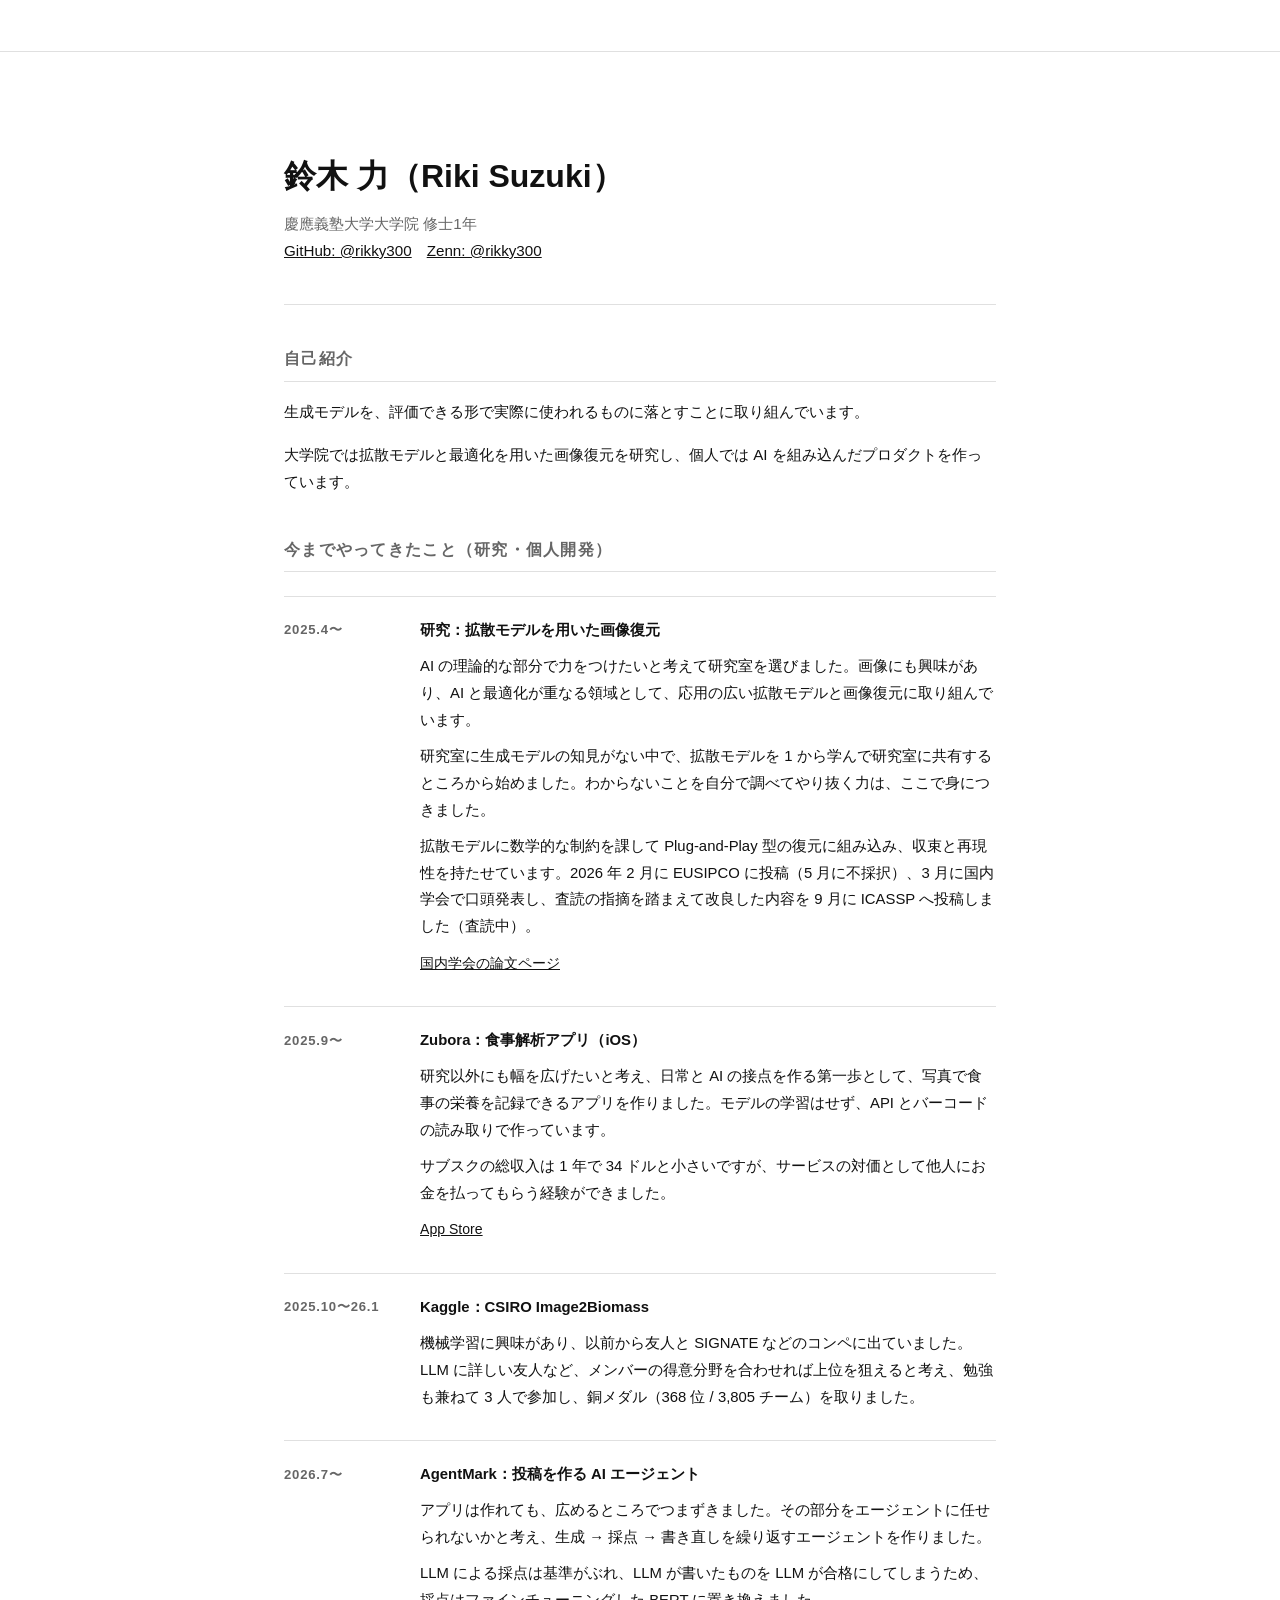
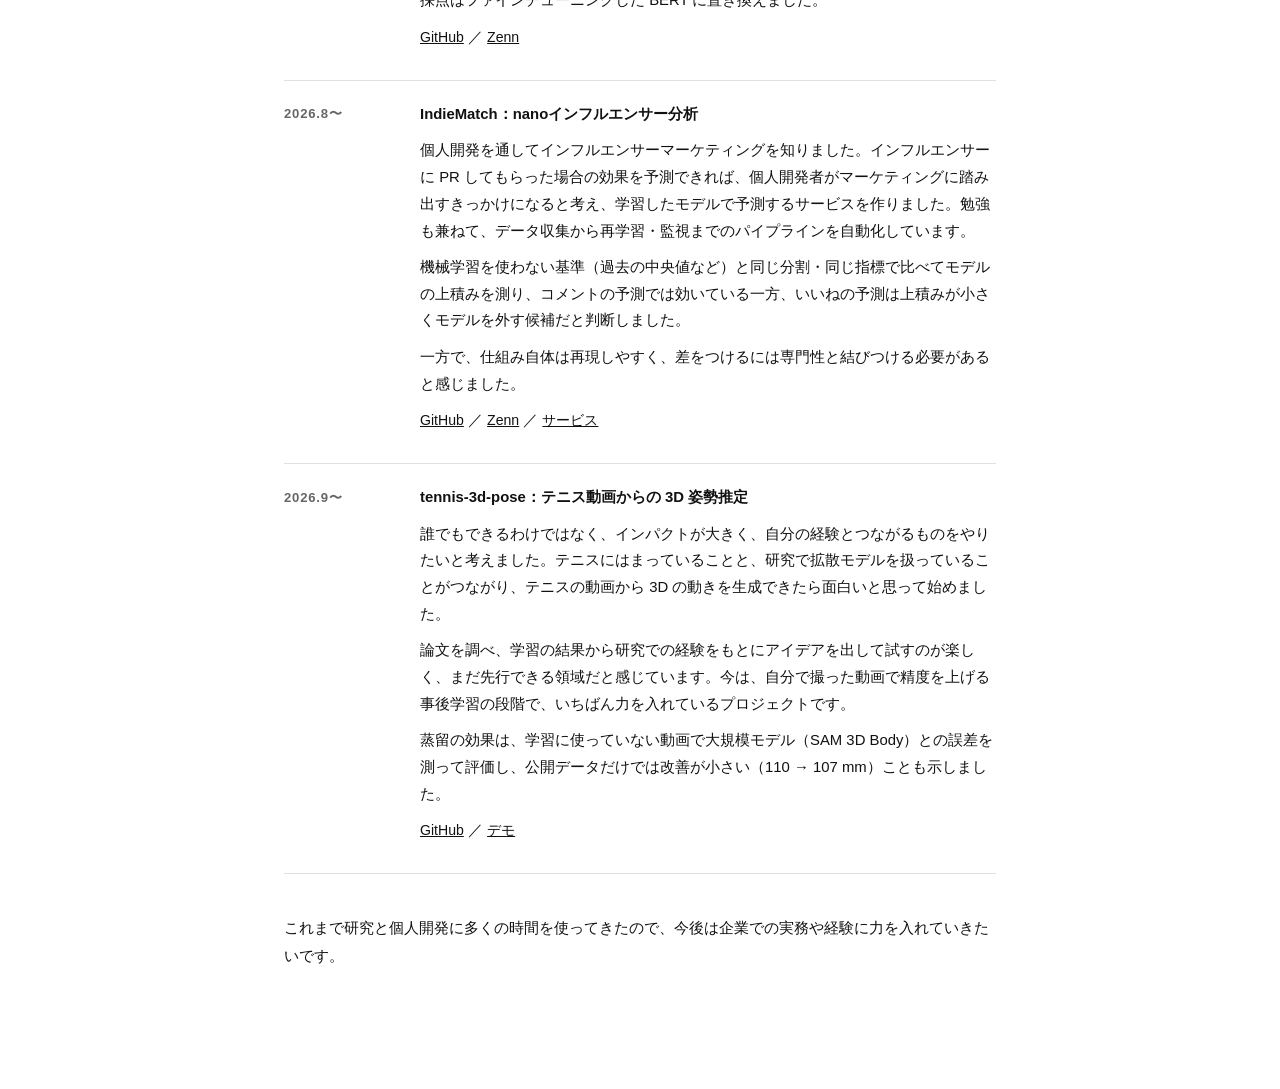
<file: index.html>
<!DOCTYPE html>
<html lang="ja">
<head>
  <meta charset="UTF-8">
  <meta name="viewport" content="width=device-width, initial-scale=1.0">
  <title>Portfolio — Riki Suzuki</title>
  <link rel="stylesheet" href="style.css">
</head>
<body>
<nav>
  <ul>
    <!-- <li><a href="research.html">研究</a></li> -->
    <!-- <li><a href="apps.html">個人開発・コンペ</a></li> -->
    <!-- <li><a href="business.html">事業</a></li> -->
    <!-- <li><a href="career.html">キャリア</a></li> -->
  </ul>
</nav>

<main>
  <div class="hero">
    <h1>鈴木 力（Riki Suzuki）</h1>
    <p class="subtitle">慶應義塾大学大学院 修士1年</p>
    <p class="subtitle"><a href="https://github.com/rikky300" target="_blank" rel="noopener">GitHub: @rikky300</a>　<a href="https://zenn.dev/rikky300" target="_blank" rel="noopener">Zenn: @rikky300</a></p>
  </div>

  <section>
    <h2>自己紹介</h2>
    <div class="prose">
      <p>生成モデルを、評価できる形で実際に使われるものに落とすことに取り組んでいます。</p>
      <p>大学院では拡散モデルと最適化を用いた画像復元を研究し、個人では AI を組み込んだプロダクトを作っています。</p>
    </div>
  </section>

  <section>
    <h2>今までやってきたこと（研究・個人開発）</h2>
    <div class="activity-list">
      <div class="activity-item">
        <div class="activity-meta">2025.4〜</div>
        <div class="activity-body">
          <p><strong>研究：拡散モデルを用いた画像復元</strong></p>
          <p>AI の理論的な部分で力をつけたいと考えて研究室を選びました。画像にも興味があり、AI と最適化が重なる領域として、応用の広い拡散モデルと画像復元に取り組んでいます。</p>
          <p>研究室に生成モデルの知見がない中で、拡散モデルを 1 から学んで研究室に共有するところから始めました。わからないことを自分で調べてやり抜く力は、ここで身につきました。</p>
          <p>拡散モデルに数学的な制約を課して Plug-and-Play 型の復元に組み込み、収束と再現性を持たせています。2026 年 2 月に EUSIPCO に投稿（5 月に不採択）、3 月に国内学会で口頭発表し、査読の指摘を踏まえて改良した内容を 9 月に ICASSP へ投稿しました（査読中）。</p>
          <p><a href="https://ken.ieice.org/ken/paper/202603049cTq/" target="_blank" rel="noopener">国内学会の論文ページ</a></p>
        </div>
      </div>
      <div class="activity-item">
        <div class="activity-meta">2025.9〜</div>
        <div class="activity-body">
          <p><strong>Zubora：食事解析アプリ（iOS）</strong></p>
          <p>研究以外にも幅を広げたいと考え、日常と AI の接点を作る第一歩として、写真で食事の栄養を記録できるアプリを作りました。モデルの学習はせず、API とバーコードの読み取りで作っています。</p>
          <p>サブスクの総収入は 1 年で 34 ドルと小さいですが、サービスの対価として他人にお金を払ってもらう経験ができました。</p>
          <p><a href="https://apps.apple.com/jp/app/zubora-%E5%86%99%E7%9C%9F%E3%81%A7%E9%A3%9F%E4%BA%8B%E3%81%AE%E6%A0%84%E9%A4%8A-%E3%82%AB%E3%83%AD%E3%83%AA%E3%83%BC%E8%A7%A3%E6%9E%90-%E3%82%B3%E3%83%B3%E3%83%93%E3%83%8B%E9%A3%AF%E6%8F%90%E6%A1%88/id6763511988" target="_blank" rel="noopener">App Store</a></p>
        </div>
      </div>
      <div class="activity-item">
        <div class="activity-meta">2025.10〜26.1</div>
        <div class="activity-body">
          <p><strong>Kaggle：CSIRO Image2Biomass</strong></p>
          <p>機械学習に興味があり、以前から友人と SIGNATE などのコンペに出ていました。LLM に詳しい友人など、メンバーの得意分野を合わせれば上位を狙えると考え、勉強も兼ねて 3 人で参加し、銅メダル（368 位 / 3,805 チーム）を取りました。</p>
          
        </div>
      </div>
      <div class="activity-item">
        <div class="activity-meta">2026.7〜</div>
        <div class="activity-body">
          <p><strong>AgentMark：投稿を作る AI エージェント</strong></p>
          <p>アプリは作れても、広めるところでつまずきました。その部分をエージェントに任せられないかと考え、生成 → 採点 → 書き直しを繰り返すエージェントを作りました。</p>
          <p>LLM による採点は基準がぶれ、LLM が書いたものを LLM が合格にしてしまうため、採点はファインチューニングした BERT に置き換えました。</p>
          <p><a href="https://github.com/rikky300/marketing_agent" target="_blank" rel="noopener">GitHub</a> ／ <a href="https://zenn.dev/rikky300/articles/99bae2e436dffd" target="_blank" rel="noopener">Zenn</a></p>
        </div>
      </div>
      <div class="activity-item">
        <div class="activity-meta">2026.8〜</div>
        <div class="activity-body">
          <p><strong>IndieMatch：nanoインフルエンサー分析</strong></p>
          <p>個人開発を通してインフルエンサーマーケティングを知りました。インフルエンサーに PR してもらった場合の効果を予測できれば、個人開発者がマーケティングに踏み出すきっかけになると考え、学習したモデルで予測するサービスを作りました。勉強も兼ねて、データ収集から再学習・監視までのパイプラインを自動化しています。</p>
          <p>機械学習を使わない基準（過去の中央値など）と同じ分割・同じ指標で比べてモデルの上積みを測り、コメントの予測では効いている一方、いいねの予測は上積みが小さくモデルを外す候補だと判断しました。</p>
          <p>一方で、仕組み自体は再現しやすく、差をつけるには専門性と結びつける必要があると感じました。</p>
          <p><a href="https://github.com/rikky300/indiematch" target="_blank" rel="noopener">GitHub</a> ／ <a href="https://zenn.dev/rikky300/articles/feeec089571c01" target="_blank" rel="noopener">Zenn</a> ／ <a href="https://indie-matching-v2-azure.vercel.app" target="_blank" rel="noopener">サービス</a></p>
        </div>
      </div>
      <div class="activity-item">
        <div class="activity-meta">2026.9〜</div>
        <div class="activity-body">
          <p><strong>tennis-3d-pose：テニス動画からの 3D 姿勢推定</strong></p>
          <p>誰でもできるわけではなく、インパクトが大きく、自分の経験とつながるものをやりたいと考えました。テニスにはまっていることと、研究で拡散モデルを扱っていることがつながり、テニスの動画から 3D の動きを生成できたら面白いと思って始めました。</p>
          <p>論文を調べ、学習の結果から研究での経験をもとにアイデアを出して試すのが楽しく、まだ先行できる領域だと感じています。今は、自分で撮った動画で精度を上げる事後学習の段階で、いちばん力を入れているプロジェクトです。</p>
          <p>蒸留の効果は、学習に使っていない動画で大規模モデル（SAM 3D Body）との誤差を測って評価し、公開データだけでは改善が小さい（110 → 107 mm）ことも示しました。</p>
          <p><a href="https://github.com/rikky300/tennis-3d-pose" target="_blank" rel="noopener">GitHub</a> ／ <a href="https://tennis-3d-pose-308871972947.asia-northeast1.run.app" target="_blank" rel="noopener">デモ</a></p>
        </div>
      </div>
    </div>
  </section>

  <section>
    <div class="prose">
      <p>これまで研究と個人開発に多くの時間を使ってきたので、今後は企業での実務や経験に力を入れていきたいです。</p>
    </div>
  </section>


  <!-- 以前のトップページ（非表示）

  <div class="hero">
    <h1>鈴木 力（Riki Suzuki）</h1>
    <p class="subtitle">慶應義塾大学大学院 修士1年</p>
    <p class="subtitle"><a href="https://github.com/rikky300" target="_blank" rel="noopener">GitHub: @rikky300</a></p>
    <p class="subtitle"><a href="https://zenn.dev/rikky300" target="_blank" rel="noopener">Zenn: @rikky300</a></p>
  </div>

  <section>
    <h2>自己紹介</h2>
    <div class="prose">
      <p>慶應義塾大学大学院修士1年。</p>
      <p>拡散モデルと最適化を用いた画像復元の研究をしています。</p>
      <p>個人では単純なAPIを組み込む食事解析アプリの開発から始めてMarketing Agent（ワークフロー）、nanoインフルエンサー（フォロワーが1,000〜20,000人）のPRシミュレーションの開発を進めていて、AIを組み込んだプロダクトの改善・監視ループの実装と、実際に価値を見出す流れをこなせるようになりたいです。AIコーディングツールによって、AIを組み込むことや作ることは簡単になってきているので、組み込んだ先の管理やビジネス的価値を出すところまでできるようになりたいです。</p>
      <p>スポーツが好きで、スポーツ全般の観戦（オンライン）と、サッカー・テニス・野球を定期的に友人とやっている。</p>
      [非表示: <p>大学院では、給付の奨学金をいただくことができたので、学びにフォーカスできることが嬉しい。親にも学費をかけさせないので、気持ち的にも良い。</p> ]
    </div>

    [非表示: 学歴・職歴・資格（非表示）
    <div class="profile-grid">
      <div>
        <h3>学歴</h3>
        <ul class="list">
          <li>2022年3月 帝京大学高等学校 卒業</li>
          <li>2022年4月 慶應義塾大学 入学</li>
          <li>2026年3月 慶應義塾大学 卒業</li>
          <li>2026年4月 慶應義塾大学大学院 入学</li>
        </ul>
      </div>
      <div>
        <h3>職歴</h3>
        <ul class="list">
          <li>2022年4月〜2026年3月　市進教育グループ個太郎塾 講師</li>
          <li>2023年12月〜2024年9月　マネーフォワードケッサイ株式会社 請求代行審査部</li>
        </ul>
      </div>
      <div>
        <h3>資格</h3>
        <ul class="list">
          <li>2023年9月　普通自動車免許</li>
          <li>2024年12月　画像処理エンジニア検定エキスパート</li>
        </ul>
      </div>
    </div>
    ]
  </section>

  [非表示:
  <section>
    <h2>やってきたこと</h2>
    <div class="prose">
      <p>研究・アプリ開発・事業立ち上げと、複数のことを並行して進めてきた。共通しているのは、理論や知識を実際に動くものに落とし込むことへの関心で、手を動かしながら学ぶスタイルが自分に合っていると感じている。</p>
    </div>

    <div class="activity-list">
      <div class="activity-item">
        <div class="activity-meta">研究</div>
        <div class="activity-body">
          <p>機械学習・拡散モデルの理論を学び、画像復元への応用研究に取り組んでいる。国内学会での口頭発表、国際学会（EUSIPCO）への投稿も経験した。</p>
          <a href="research.html">研究・学習と学会発表について</a>
        </div>
      </div>

      <div class="activity-item">
        <div class="activity-meta">インターン</div>
        <div class="activity-body">
          <p>マネーフォワードケッサイにて、BtoB取引の企業間与信審査を担当。ベンチャーの、常に改善していく様子に惹かれた。</p>
        </div>
      </div>

      <div class="activity-item">
        <div class="activity-meta">個人開発・コンペ</div>
        <div class="activity-body">
          <p>ナノインフルエンサーPRシミュレーション、Marketing Agent、スマホ依存対策アプリ「Snobreath」、食事解析アプリ「Zubora」を開発・公開。Kaggle 等のデータ分析コンペにも参加している。</p>
          <a href="apps.html">個人開発・コンペについて</a>
        </div>
      </div>

      <div class="activity-item">
        <div class="activity-meta">事業</div>
        <div class="activity-body">
          <p>大学の仲間3人で、小規模インフルエンサーと個人開発者・企業をつなぐマッチング事業を立ち上げ中。まずエージェンシーとして案件をつなぎ、徐々にプラットフォーム化していく方針で進めている。</p>
          <a href="business.html">事業について</a>
        </div>
      </div>
    </div>
  </section>
  ]

  [非表示:
  <section class="page-links-section">
    <h2>Pages</h2>
    <ul class="nav-list">
      <li><a href="research.html"><span>研究・学習</span><span class="desc">機械学習・拡散モデル・画像復元、国内学会口頭発表・EUSIPCO投稿</span></a></li>
      <li><a href="apps.html"><span>個人開発・コンペ</span><span class="desc">ナノインフルエンサーPRシミュレーション・Marketing Agent・Snobreath・Zubora・Kaggle</span></a></li>
      <li><a href="business.html"><span>インフルエンサーマッチング事業</span><span class="desc">事業立ち上げ・チーム開発</span></a></li>
      <li><a href="career.html"><span>キャリア像</span><span class="desc">これまでの経験から描く将来像</span></a></li>
    </ul>
  </section>
  ]
  -->
</main>

<!-- <footer>© 2026 Riki Suzuki</footer> -->
</body>
</html>
</file>
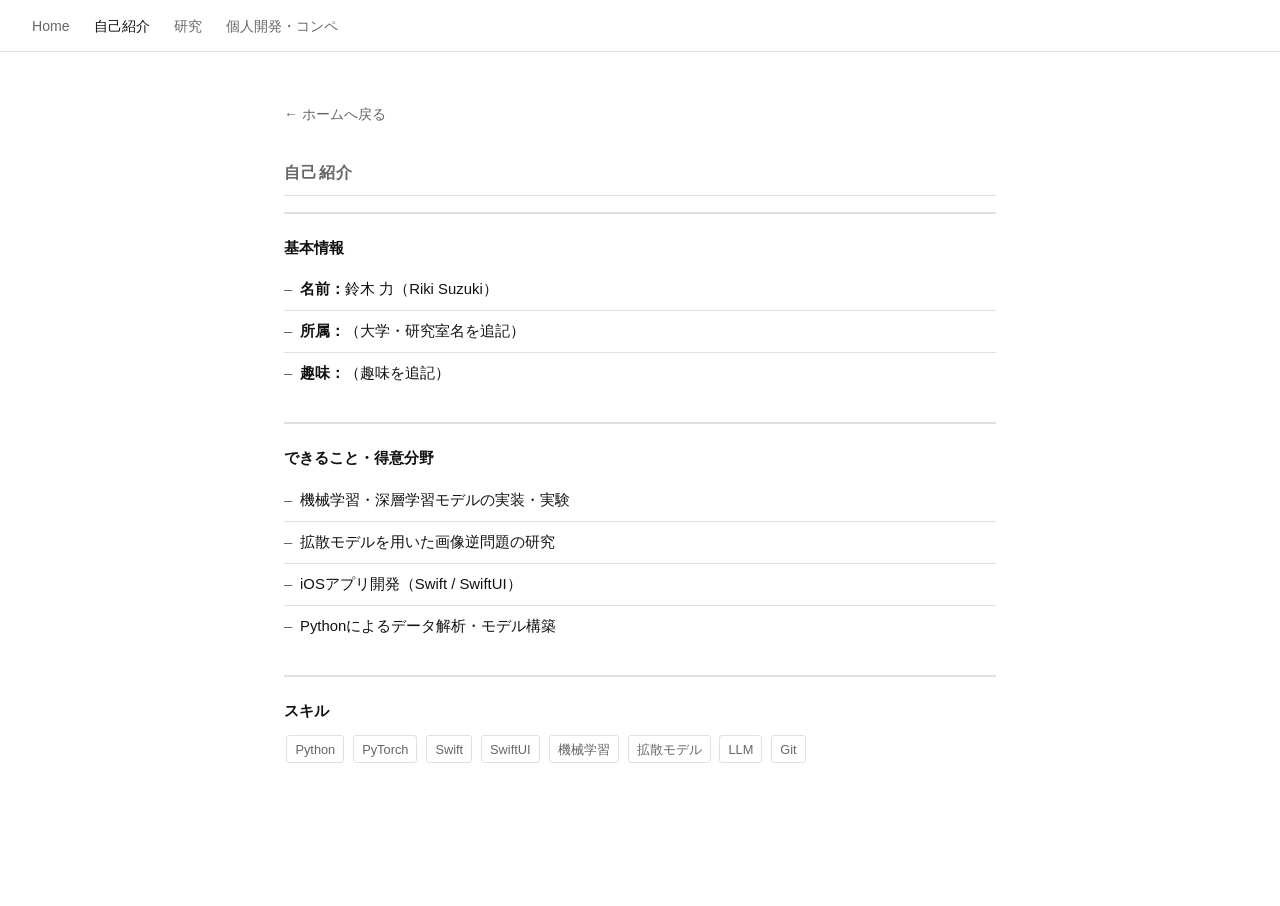
<file: about.html>
<!DOCTYPE html>
<html lang="ja">
<head>
  <meta charset="UTF-8">
  <meta name="viewport" content="width=device-width, initial-scale=1.0">
  <title>自己紹介 | Portfolio</title>
  <link rel="stylesheet" href="style.css">
</head>
<body>
<nav>
  <ul>
    <li><a href="index.html">Home</a></li>
    <li><a href="about.html" class="active">自己紹介</a></li>
    <li><a href="research.html">研究</a></li>
    <li><a href="apps.html">個人開発・コンペ</a></li>
    <!-- <li><a href="business.html">事業</a></li> -->
    <!-- <li><a href="career.html">キャリア</a></li> -->
  </ul>
</nav>

<main>
  <a class="back-link" href="index.html">← ホームへ戻る</a>

  <section>
    <h2>自己紹介</h2>

    <div class="box">
      <h3>基本情報</h3>
      <ul class="list">
        <li><strong>名前：</strong>鈴木 力（Riki Suzuki）</li>
        <li><strong>所属：</strong>（大学・研究室名を追記）</li>
        <li><strong>趣味：</strong>（趣味を追記）</li>
      </ul>
    </div>

    <div class="box">
      <h3>できること・得意分野</h3>
      <ul class="list">
        <li>機械学習・深層学習モデルの実装・実験</li>
        <li>拡散モデルを用いた画像逆問題の研究</li>
        <li>iOSアプリ開発（Swift / SwiftUI）</li>
        <li>Pythonによるデータ解析・モデル構築</li>
      </ul>
    </div>

    <div class="box">
      <h3>スキル</h3>
      <div>
        <span class="tag">Python</span>
        <span class="tag">PyTorch</span>
        <span class="tag">Swift</span>
        <span class="tag">SwiftUI</span>
        <span class="tag">機械学習</span>
        <span class="tag">拡散モデル</span>
        <span class="tag">LLM</span>
        <span class="tag">Git</span>
      </div>
    </div>
  </section>
</main>

<!-- <footer>© 2026 Riki Suzuki</footer> -->
</body>
</html>
</file>
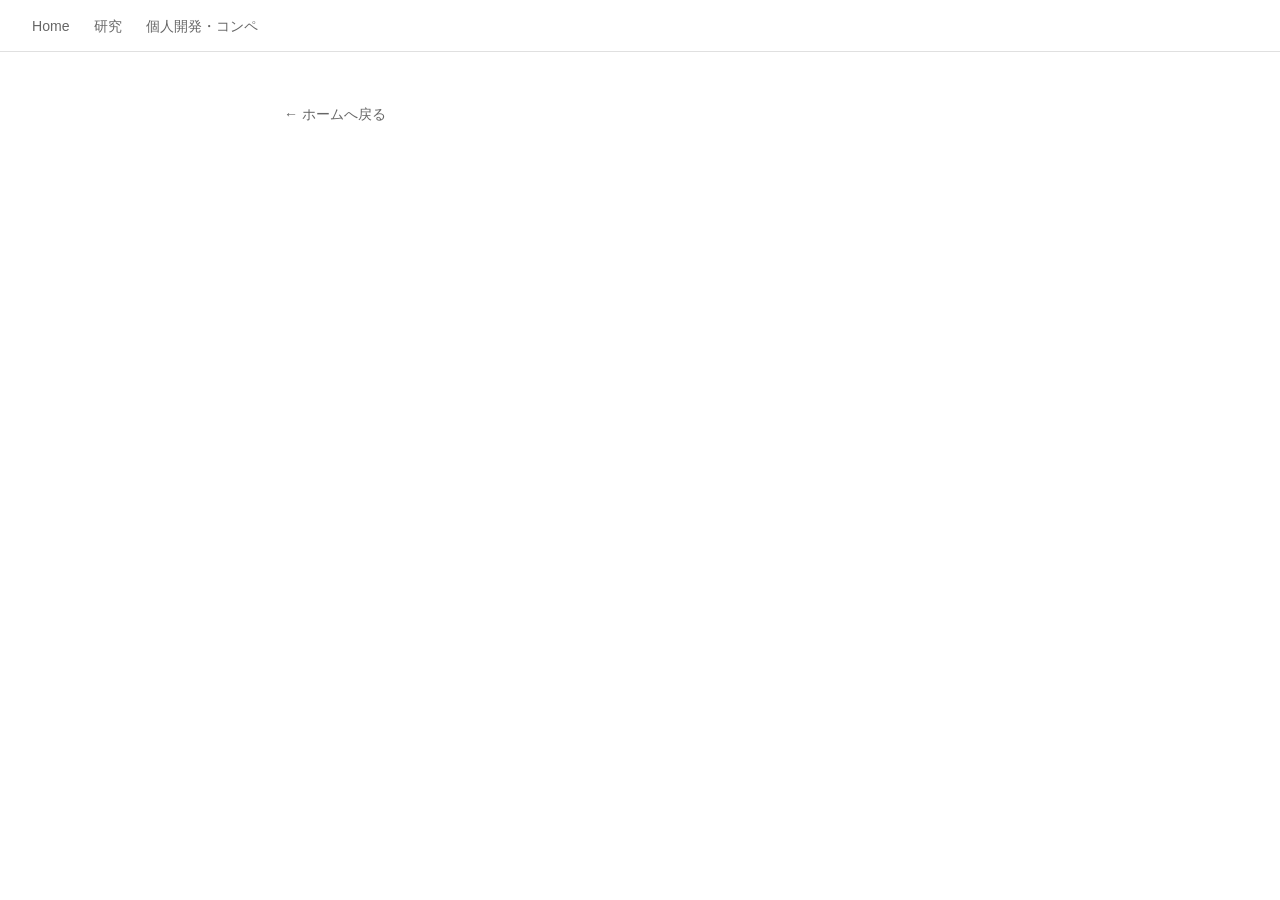
<file: business.html>
<!DOCTYPE html>
<html lang="ja">
<head>
  <meta charset="UTF-8">
  <meta name="viewport" content="width=device-width, initial-scale=1.0">
  <title>インフルエンサー事業 | Portfolio</title>
  <link rel="stylesheet" href="style.css">
</head>
<body>
<nav>
  <ul>
    <li><a href="index.html">Home</a></li>
    <li><a href="research.html">研究</a></li>
    <li><a href="apps.html">個人開発・コンペ</a></li>
    <!-- <li><a href="business.html" class="active">事業</a></li> -->
    <!-- <li><a href="career.html">キャリア</a></li> -->
  </ul>
</nav>

<main>
  <a class="back-link" href="index.html">← ホームへ戻る</a>

  <!--
  <section>
    <h2>インフルエンサーマッチング事業</h2>

    <div class="box">
      <h3>背景・動機</h3>
      <div class="prose">
        <p>自分でアプリを開発して広めようとした際に、マーケティングの難しさを実感した。時間もあまりかけられない中でインフルエンサーに宣伝を依頼しようとしたが、大手プラットフォームは費用が高く効果も不透明だと感じた。</p>
        <p>一方、小規模インフルエンサーは費用対効果が高く、UGC コンテンツとの相性も良いため需要があると考え、これをビジネスにしてプラットフォーム化を目指すことにした。</p>
      </div>
    </div>

    <div class="box">
      <h3>事業内容・進め方</h3>
      <div class="prose">
        <p>大学の仲間3人で取り組んでいる。まずはエージェンシーとして案件をつなぐところから始め、徐々にプラットフォーム化していく方針で進めている。個人開発者と小規模インフルエンサーをつなぐことで、両者にとって費用対効果の高いマーケティングを実現することが目標。</p>
      </div>
    </div>
  </section>
  -->
</main>

<!-- <footer>© 2026 Riki Suzuki</footer> -->
</body>
</html>
</file>
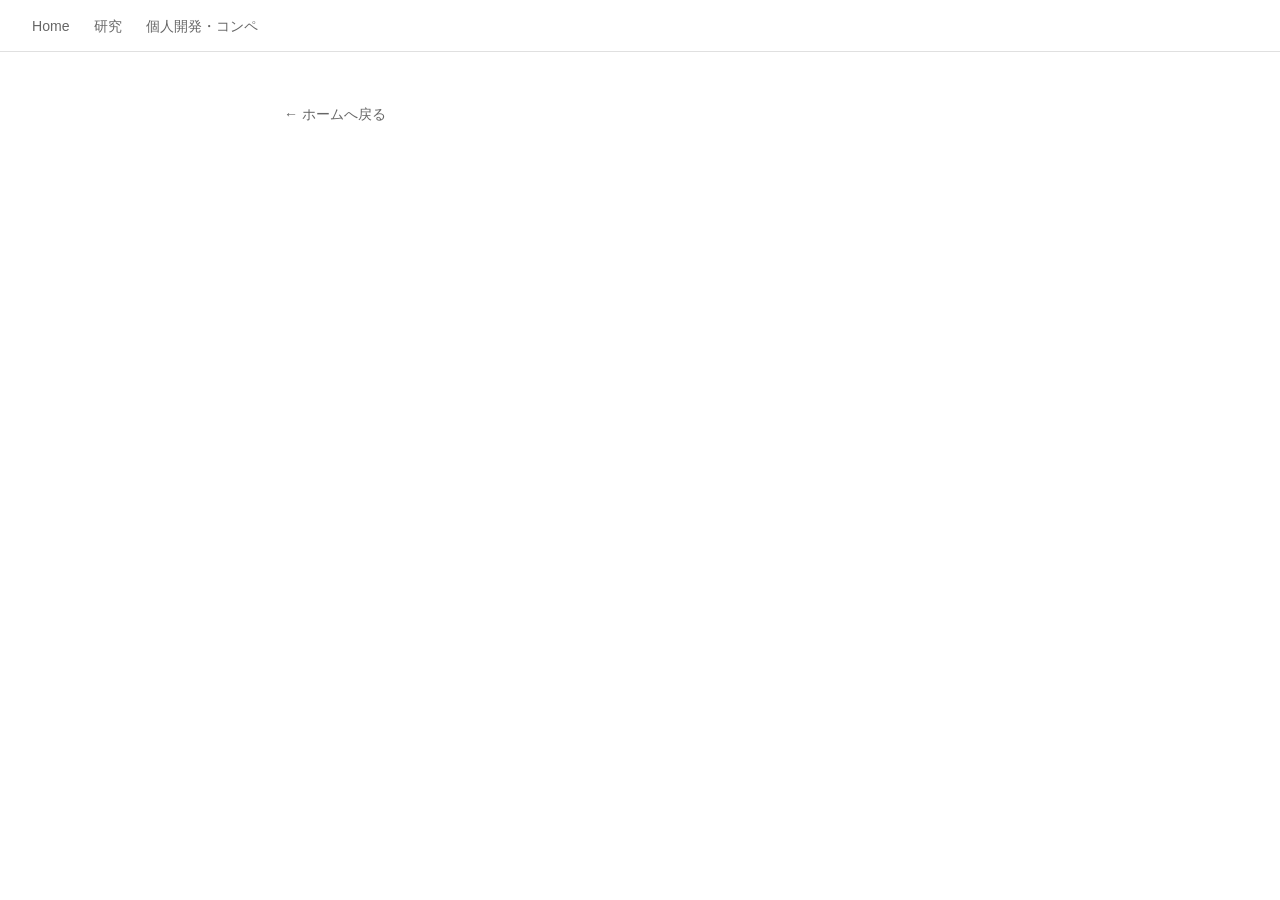
<file: career.html>
<!DOCTYPE html>
<html lang="ja">
<head>
  <meta charset="UTF-8">
  <meta name="viewport" content="width=device-width, initial-scale=1.0">
  <title>キャリア像 | Portfolio</title>
  <link rel="stylesheet" href="style.css">
</head>
<body>
<nav>
  <ul>
    <li><a href="index.html">Home</a></li>
    <li><a href="research.html">研究</a></li>
    <li><a href="apps.html">個人開発・コンペ</a></li>
    <!-- <li><a href="business.html">事業</a></li> -->
    <!-- <li><a href="career.html" class="active">キャリア</a></li> -->
  </ul>
</nav>

<main>
  <a class="back-link" href="index.html">← ホームへ戻る</a>

  <!--
  <section>
    <h2>これまでの経験から</h2>

    <div class="box">
      <h3>研究を通して</h3>
      <div class="prose">
        <p>画像処理とディープラーニングへの興味から、画像復元に拡散モデルを用いる研究に取り組んでいる。理論を細部まで追う習慣が身についたことで、新しい内容を学ぶ際にも楽しさを感じるようになった。純粋な理論よりもその先の応用とセットで研究することに面白みを感じており、思いついたアイデアをすぐ実装して検証するサイクルが自分のスタイルに合っている。</p>
      </div>
    </div>

    <div class="box">
      <h3>インターンを通して</h3>
      <div class="prose">
        <p>マネーフォワードケッサイでの審査業務が直接的な技術知識の習得に結びついたとは言い切れないが、ベンチャーの文化や雰囲気に強く惹かれたことが最大の収穫だった。AI を用いた与信審査モデルの実用場面に触れたことも、ベンチャー企業で成長したいと考える一因になった。整備されきっていない状況で 0→1 を作り、そこからさらに改善していくことに楽しさとやりがいを感じると気づいた。</p>
      </div>
    </div>

    <div class="box">
      <h3>アプリ・事業を通して</h3>
      <div class="prose">
        <p>全く未経験のアプリ開発から自力で調べて収益化まで達成した経験から、初めての領域でも目標を定めてやりきる実行力が身についたと感じている。一方、1人でマーケティングを含むすべてを抱えることに限界も感じた。2つ目のアプリと事業では仲間と情報を共有しながら進めることの楽しさを知った。</p>
      </div>
    </div>
  </section>

  <section>
    <h2>興味・キャリア像</h2>
    <div class="box">
      <div class="prose">
        <p>研究には楽しさを感じており時間もかけてきたが、今後はより応用寄りの研究にシフトしていきたい。アプリでの VLM 実装や事業開発を通じて、実装と改善を繰り返すことやユーザーの反応を見ながら改善していくことに面白さを感じた。</p>
        <p>今後は、よりインパクトのある BtoB 事業に関わりながら、技術の開発と実装を担う研究開発職に従事したいと考えている。</p>
      </div>
    </div>
  </section>
  -->
</main>

<!-- <footer>© 2026 Riki Suzuki</footer> -->
</body>
</html>
</file>
<file: style.css>
:root {
  --bg: #ffffff;
  --surface: #f8f8f8;
  --border: #e0e0e0;
  --text: #111111;
  --muted: #666666;
  --accent: #333333;
  --radius: 4px;
}

* { box-sizing: border-box; margin: 0; padding: 0; }

body {
  background: var(--bg);
  color: var(--text);
  font-family: 'Helvetica Neue', Arial, 'Hiragino Sans', 'Yu Gothic', sans-serif;
  font-size: 15px;
  line-height: 1.8;
}

a { color: var(--text); text-decoration: underline; }
a:hover { color: var(--muted); }

nav {
  border-bottom: 1px solid var(--border);
  padding: 0 2rem;
  display: flex;
  align-items: center;
  gap: 2.5rem;
  height: 52px;
}
nav .brand {
  font-weight: 700;
  font-size: 1rem;
  text-decoration: none;
  color: var(--text);
}
nav ul {
  display: flex;
  gap: 1.5rem;
  list-style: none;
}
nav ul a {
  color: var(--muted);
  font-size: 0.88rem;
  text-decoration: none;
}
nav ul a:hover, nav ul a.active {
  color: var(--text);
}

main {
  max-width: 760px;
  margin: 0 auto;
  padding: 3rem 1.5rem 5rem;
}

.hero {
  padding: 3rem 0 2.5rem;
  border-bottom: 1px solid var(--border);
  margin-bottom: 2.5rem;
}
.hero h1 {
  font-size: 2rem;
  font-weight: 700;
  margin-bottom: 0.25rem;
}
.hero .subtitle {
  color: var(--muted);
  font-size: 0.95rem;
}

section {
  margin-bottom: 2.5rem;
}
section h2 {
  font-size: 1rem;
  font-weight: 700;
  text-transform: uppercase;
  letter-spacing: 0.08em;
  color: var(--muted);
  margin-bottom: 1rem;
  padding-bottom: 0.4rem;
  border-bottom: 1px solid var(--border);
}
section h3 {
  font-size: 0.95rem;
  font-weight: 600;
  margin: 1.25rem 0 0.5rem;
}

ul.list {
  list-style: none;
  padding: 0;
}
ul.list li {
  padding: 0.45rem 0;
  padding-left: 1rem;
  position: relative;
  border-bottom: 1px solid var(--border);
  font-size: 0.93rem;
}
ul.list li:last-child { border-bottom: none; }
ul.list li::before {
  content: '–';
  position: absolute;
  left: 0;
  color: var(--muted);
}

.nav-list {
  list-style: none;
  padding: 0;
}
.nav-list li {
  border-bottom: 1px solid var(--border);
}
.nav-list li:first-child {
  border-top: 1px solid var(--border);
}
.nav-list a {
  display: flex;
  justify-content: space-between;
  align-items: center;
  padding: 0.75rem 0;
  text-decoration: none;
  color: var(--text);
  font-size: 0.93rem;
}
.nav-list a:hover { color: var(--muted); }
.nav-list .desc {
  color: var(--muted);
  font-size: 0.85rem;
}

.box {
  border-top: 2px solid var(--border);
  padding: 1.25rem 0;
  margin-bottom: 0.5rem;
}
.box h3 { margin-top: 0; }

.profile-grid {
  display: grid;
  grid-template-columns: repeat(auto-fill, minmax(220px, 1fr));
  gap: 1.25rem;
  margin-top: 1.5rem;
}
.profile-grid h3 {
  margin-top: 0;
}

.prose p {
  margin-bottom: 1rem;
  font-size: 0.95rem;
  color: var(--text);
}
.prose p:last-child { margin-bottom: 0; }

.activity-list {
  margin-top: 1.5rem;
  border-top: 1px solid var(--border);
}
.activity-item {
  display: grid;
  grid-template-columns: 120px 1fr;
  gap: 1rem;
  padding: 1.25rem 0;
  border-bottom: 1px solid var(--border);
}
.activity-meta {
  font-size: 0.82rem;
  font-weight: 600;
  text-transform: uppercase;
  letter-spacing: 0.06em;
  color: var(--muted);
  padding-top: 0.1rem;
}
.activity-body p {
  font-size: 0.93rem;
  margin-bottom: 0.6rem;
}
.activity-body a {
  font-size: 0.88rem;
}
.sep {
  margin: 0 0.4rem;
  color: var(--border);
}

.page-links-section { margin-top: 3rem; }

@media (max-width: 500px) {
  .activity-item { grid-template-columns: 1fr; gap: 0.25rem; }
}

.back-link {
  display: inline-block;
  color: var(--muted);
  text-decoration: none;
  font-size: 0.88rem;
  margin-bottom: 2rem;
}
.back-link:hover { color: var(--text); }

.tag {
  display: inline-block;
  border: 1px solid var(--border);
  border-radius: 3px;
  padding: 0.1rem 0.5rem;
  font-size: 0.8rem;
  color: var(--muted);
  margin: 0.15rem;
}

.badge {
  display: inline-block;
  border: 1px solid var(--border);
  border-radius: 3px;
  padding: 0.1rem 0.5rem;
  font-size: 0.75rem;
  color: var(--muted);
  background: var(--surface);
}

footer {
  text-align: center;
  padding: 2rem;
  color: var(--muted);
  font-size: 0.82rem;
  border-top: 1px solid var(--border);
  margin-top: 4rem;
}

@media (max-width: 600px) {
  nav { gap: 1.5rem; padding: 0 1rem; }
  nav ul { gap: 1rem; }
  main { padding: 2rem 1rem 4rem; }
  .hero h1 { font-size: 1.5rem; }
}
</file>
